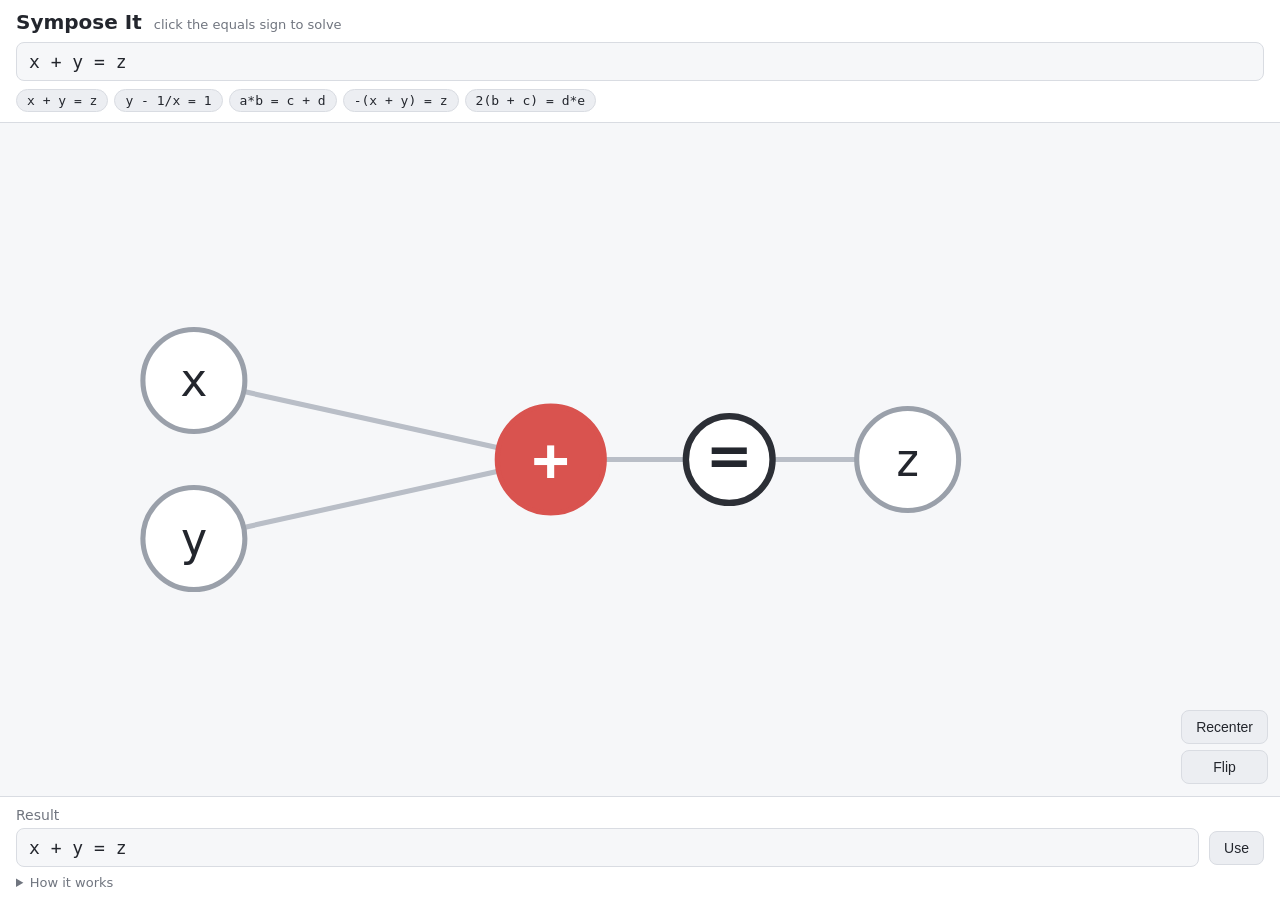
<file: index.html>
<!DOCTYPE html>
<html lang="en">
<head>
    <meta charset="UTF-8">
    <meta name="viewport" content="width=device-width, initial-scale=1.0">
    <title>Sympose It — algebra tree visualizer</title>
    <link rel="stylesheet" href="style.css">
</head>
<body>
    <header>
        <div class="title-row">
            <h1>Sympose It</h1>
            <span class="subtitle">click the equals sign to solve</span>
        </div>
        <input id="input-equation" type="text" spellcheck="false" autocomplete="off"
               placeholder="e.g. y - 1/x = 1" aria-label="Equation input">
        <div id="examples" class="examples"></div>
        <div id="message" class="message" hidden></div>
    </header>

    <main>
        <svg id="canvas" role="img" aria-label="Equation tree"></svg>
        <div class="floating-controls">
            <button id="recenter-btn" type="button" title="Re-draw the tree around the equals sign">Recenter</button>
            <button id="flip-btn" type="button" title="Swap the left and right sides of the equation">Flip</button>
        </div>
    </main>

    <footer>
        <label for="output-equation" class="output-label">Result</label>
        <div class="output-row">
            <input id="output-equation" type="text" readonly aria-label="Rearranged equation">
            <button id="use-btn" type="button" title="Copy the result back into the input">Use</button>
        </div>
        <details class="help">
            <summary>How it works</summary>
            <ul>
                <li><span class="swatch add">+</span> joins terms of a sum; <span class="swatch mul">×</span> joins factors of a product.</li>
                <li>A <span class="legend-add">red \</span> on a branch means that piece is <em>subtracted</em>; a <span class="legend-mul">blue /</span> means it is <em>divided by</em>.</li>
                <li><strong>Click the = sign</strong> to see every place it can move to. Hover a spot to preview how the inverse slashes would change (the Result box updates too), then click the spot to move the equals sign there and solve for that part of the equation.</li>
                <li><strong>Click a slash</strong> to see everywhere it can be pushed to, with the same hover preview — e.g. −(x+y) → −x − y, or hopping across the = sign. If a spot holds both kinds, clicking cycles: subtraction, division, none. Moves that would break the math (like pushing ÷ through +) are simply not offered.</li>
                <li><strong>Recenter</strong> re-draws the tree around the equals sign's current position.</li>
                <li><strong>Flip</strong> mirrors the whole tree so the left and right sides of the equation trade places — the Result box updates, the equation you typed stays put.</li>
                <li><strong>Use</strong> copies the Result equation into the input bar at the top, making it the new starting equation to work from.</li>
            </ul>
        </details>
    </footer>

    <script src="tree.js"></script>
    <script src="view.js"></script>
    <script src="app.js"></script>
</body>
</html>
</file>
<file: style.css>
:root {
    --bg: #f6f7f9;
    --panel: #ffffff;
    --text: #23262d;
    --muted: #70757f;
    --border: #d9dce2;
    --edge: #b9bec7;
    --add: #d9534f;
    --mul: #3d7dd8;
    --leaf-fill: #ffffff;
    --leaf-stroke: #9aa0aa;
    --equals-fill: #ffffff;
    --equals-stroke: #2c2f36;
    --ring: #8a8f98;
    --chip-bg: #eceef2;
}

@media (prefers-color-scheme: dark) {
    :root {
        --bg: #16181d;
        --panel: #1f2229;
        --text: #e8eaee;
        --muted: #9aa0aa;
        --border: #363b45;
        --edge: #565c68;
        --add: #e06663;
        --mul: #5b93e4;
        --leaf-fill: #262a32;
        --leaf-stroke: #7c828e;
        --equals-fill: #262a32;
        --equals-stroke: #e8eaee;
        --ring: #9aa0aa;
        --chip-bg: #2a2e37;
    }
}

* { box-sizing: border-box; }

html, body {
    height: 100%;
    margin: 0;
}

body {
    display: flex;
    flex-direction: column;
    font-family: system-ui, -apple-system, "Segoe UI", Roboto, sans-serif;
    background: var(--bg);
    color: var(--text);
}

header, footer {
    background: var(--panel);
    padding: 10px 16px;
    border-bottom: 1px solid var(--border);
}

footer {
    border-bottom: none;
    border-top: 1px solid var(--border);
}

.title-row {
    display: flex;
    align-items: baseline;
    gap: 12px;
    margin-bottom: 8px;
}

h1 {
    margin: 0;
    font-size: 20px;
}

.subtitle {
    color: var(--muted);
    font-size: 13px;
}

#input-equation, #output-equation {
    width: 100%;
    font-size: 18px;
    font-family: ui-monospace, "Cascadia Mono", Consolas, monospace;
    padding: 8px 12px;
    border: 1px solid var(--border);
    border-radius: 8px;
    background: var(--bg);
    color: var(--text);
}

#input-equation:focus {
    outline: 2px solid var(--mul);
    border-color: transparent;
}

.examples {
    display: flex;
    flex-wrap: wrap;
    gap: 6px;
    margin-top: 8px;
}

.example-chip {
    font-family: ui-monospace, "Cascadia Mono", Consolas, monospace;
    font-size: 13px;
    padding: 3px 10px;
    border: 1px solid var(--border);
    border-radius: 999px;
    background: var(--chip-bg);
    color: var(--text);
    cursor: pointer;
}

.example-chip:hover { border-color: var(--mul); }

.message {
    margin-top: 8px;
    font-size: 14px;
    padding: 4px 2px;
}

.message.hint { color: var(--muted); }
.message.warn { color: var(--add); }

main {
    flex: 1;
    min-height: 0;
    display: flex;
    position: relative;
}

#canvas {
    display: block;
    width: 100%;
    height: 100%;
    touch-action: none;
    user-select: none;
    -webkit-user-select: none;
}

.floating-controls {
    position: absolute;
    right: 12px;
    bottom: 12px;
    display: flex;
    flex-direction: column;
    align-items: stretch;
    gap: 6px;
}


.output-label {
    display: block;
    font-size: 14px;
    color: var(--muted);
    margin-bottom: 5px;
}

.output-row {
    display: flex;
    align-items: center;
    gap: 10px;
}

.output-row button,
.floating-controls button {
    font-size: 14px;
    padding: 8px 14px;
    border: 1px solid var(--border);
    border-radius: 8px;
    background: var(--chip-bg);
    color: var(--text);
    cursor: pointer;
    white-space: nowrap;
}

.output-row button:hover,
.floating-controls button:hover { border-color: var(--mul); }

.help {
    margin-top: 8px;
    font-size: 13px;
    color: var(--muted);
}

.help summary { cursor: pointer; }

.help ul {
    margin: 6px 0 0;
    padding-left: 20px;
}

.help li { margin: 3px 0; }

.swatch {
    display: inline-block;
    width: 17px;
    height: 17px;
    line-height: 17px;
    text-align: center;
    border-radius: 50%;
    color: #fff;
    font-weight: 700;
    font-size: 12px;
}

.swatch.add { background: var(--add); }
.swatch.mul { background: var(--mul); }
.legend-add { color: var(--add); font-weight: 700; }
.legend-mul { color: var(--mul); font-weight: 700; }

/* ---------------- SVG tree ---------------- */

.edge {
    stroke: var(--edge);
    stroke-width: 2;
}

.node-circle {
    stroke-width: 2;
}

.node.add .node-circle { fill: var(--add); stroke: var(--add); }
.node.mul .node-circle { fill: var(--mul); stroke: var(--mul); }
.node.leaf .node-circle { fill: var(--leaf-fill); stroke: var(--leaf-stroke); }

.node-label {
    font-family: ui-monospace, "Cascadia Mono", Consolas, monospace;
    fill: var(--text);
    pointer-events: none;
}

.node.add .node-label, .node.mul .node-label {
    fill: #fff;
    font-weight: 700;
}

.slash { cursor: pointer; }

.slash-halo {
    stroke: var(--panel);
    stroke-width: 8;
    stroke-linecap: round;
}

.slash-stroke {
    stroke-width: 4;
    stroke-linecap: round;
}

.slash-stroke.add { stroke: var(--add); }
.slash-stroke.mul { stroke: var(--mul); }

.slash-stroke.selected { stroke-width: 5.5; }

.slash-selected-ring {
    fill: none;
    stroke-width: 2;
}

.slash-selected-ring.add { stroke: var(--add); }
.slash-selected-ring.mul { stroke: var(--mul); }

.hit {
    fill: transparent;
    stroke: none;
}

.no-pointer { pointer-events: none; }

.equals { cursor: pointer; }

.equals-circle {
    fill: var(--equals-fill);
    stroke: var(--equals-stroke);
    stroke-width: 2.5;
}

.equals-select-ring {
    fill: none;
    stroke: #fff;
    stroke-width: 4;
}

.equals-label {
    font-size: 22px;
    font-weight: 700;
    fill: var(--text);
    pointer-events: none;
}

.spot circle {
    fill: var(--panel);
    fill-opacity: 0.85;
    stroke: var(--ring);
    stroke-width: 1.5;
    stroke-dasharray: 4 3;
}

.spot.dimmed { opacity: 0.25; }

.blocked-spot { fill: transparent; }

.trail-line {
    stroke: #fff;
    stroke-width: 2.5;
    stroke-dasharray: 6 5;
    stroke-linecap: round;
    opacity: 0.95;
}

.trail-line.side {
    stroke-width: 2;
    stroke-dasharray: 4 5;
    opacity: 0.8;
}

.trail-line.side.add { stroke: var(--add); }
.trail-line.side.mul { stroke: var(--mul); }

.previewing .slash { cursor: default; }
.previewing .slash.placeable { cursor: pointer; }

.slash-stroke.appearing { stroke-width: 6; }

#output-equation.previewing { opacity: 0.6; font-style: italic; }
</file>
